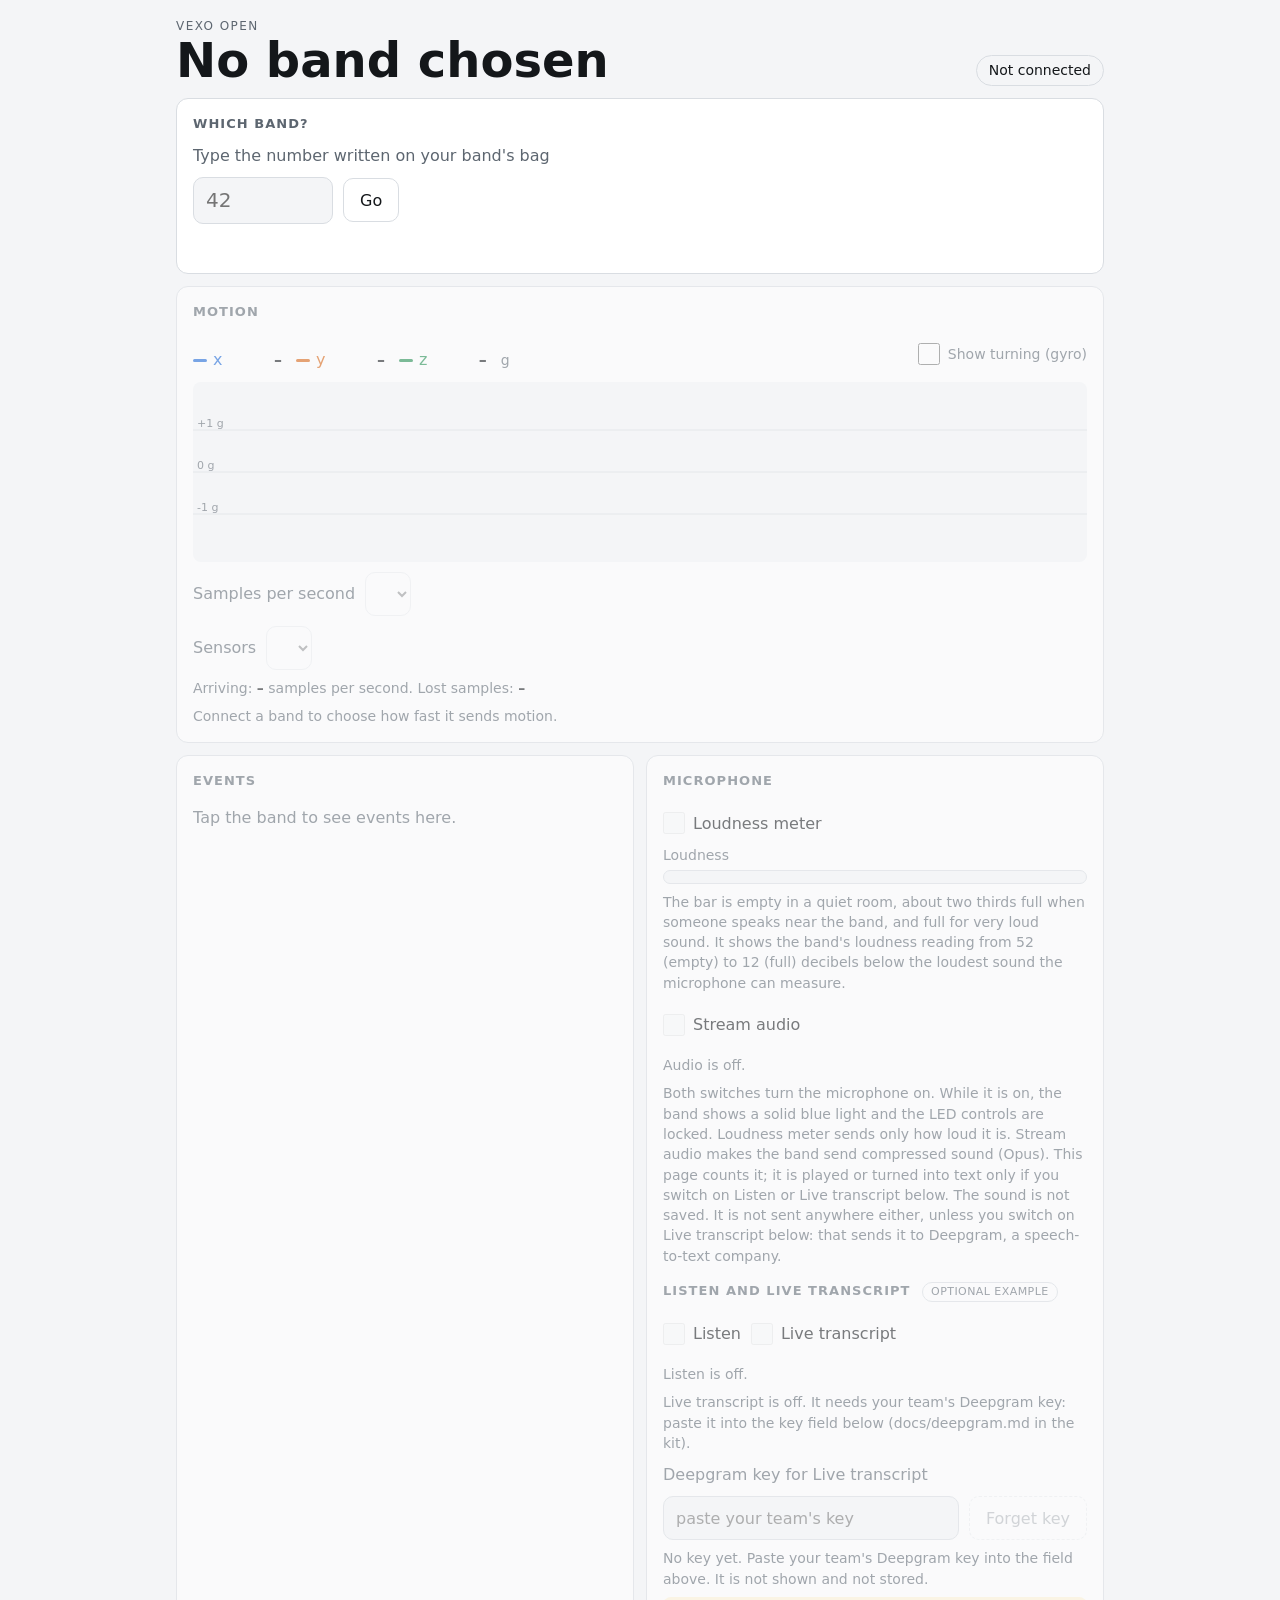
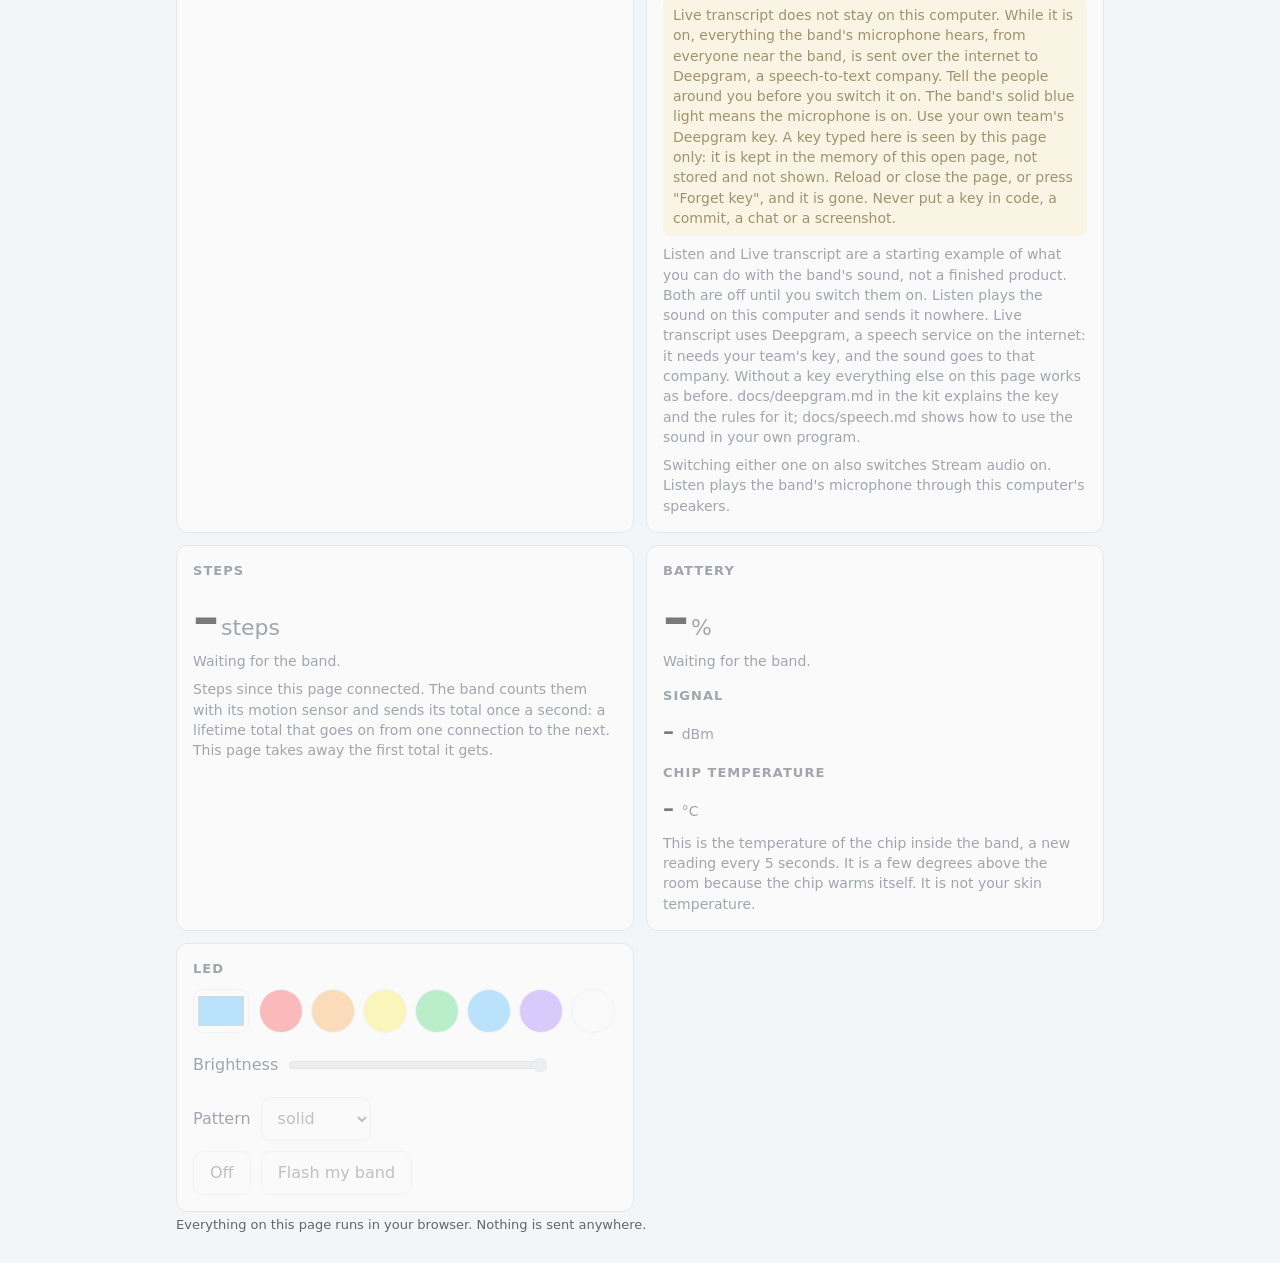
<file: vexo-open-kit/index.html>
<!doctype html>
<html lang="en">
<head>
<meta charset="utf-8">
<meta name="viewport" content="width=device-width, initial-scale=1">
<meta http-equiv="Content-Security-Policy" content="default-src 'self'">
<title>Vexo Open</title>
<script src="redirect.js"></script>
</head>
<body>
<p><a href="dashboard/index.html">Open the Vexo Open dashboard</a></p>
</body>
</html>
</file>
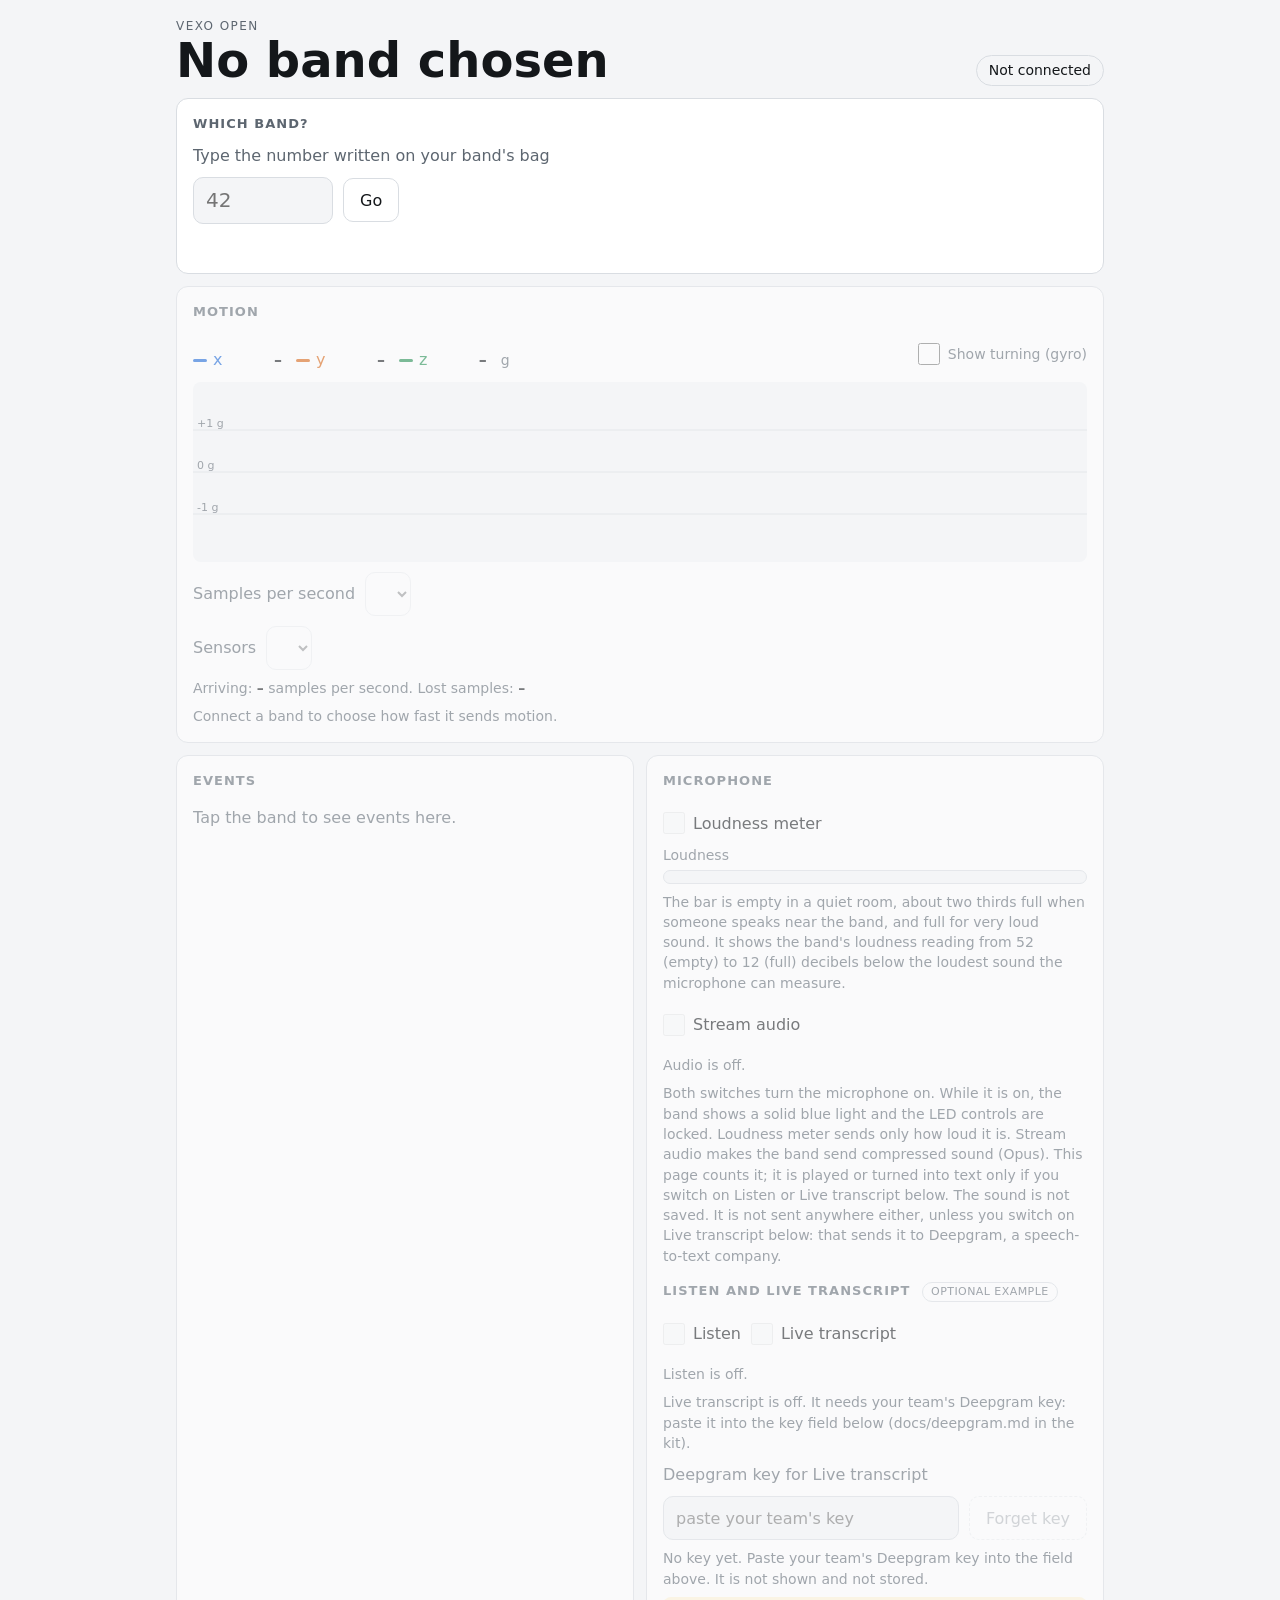
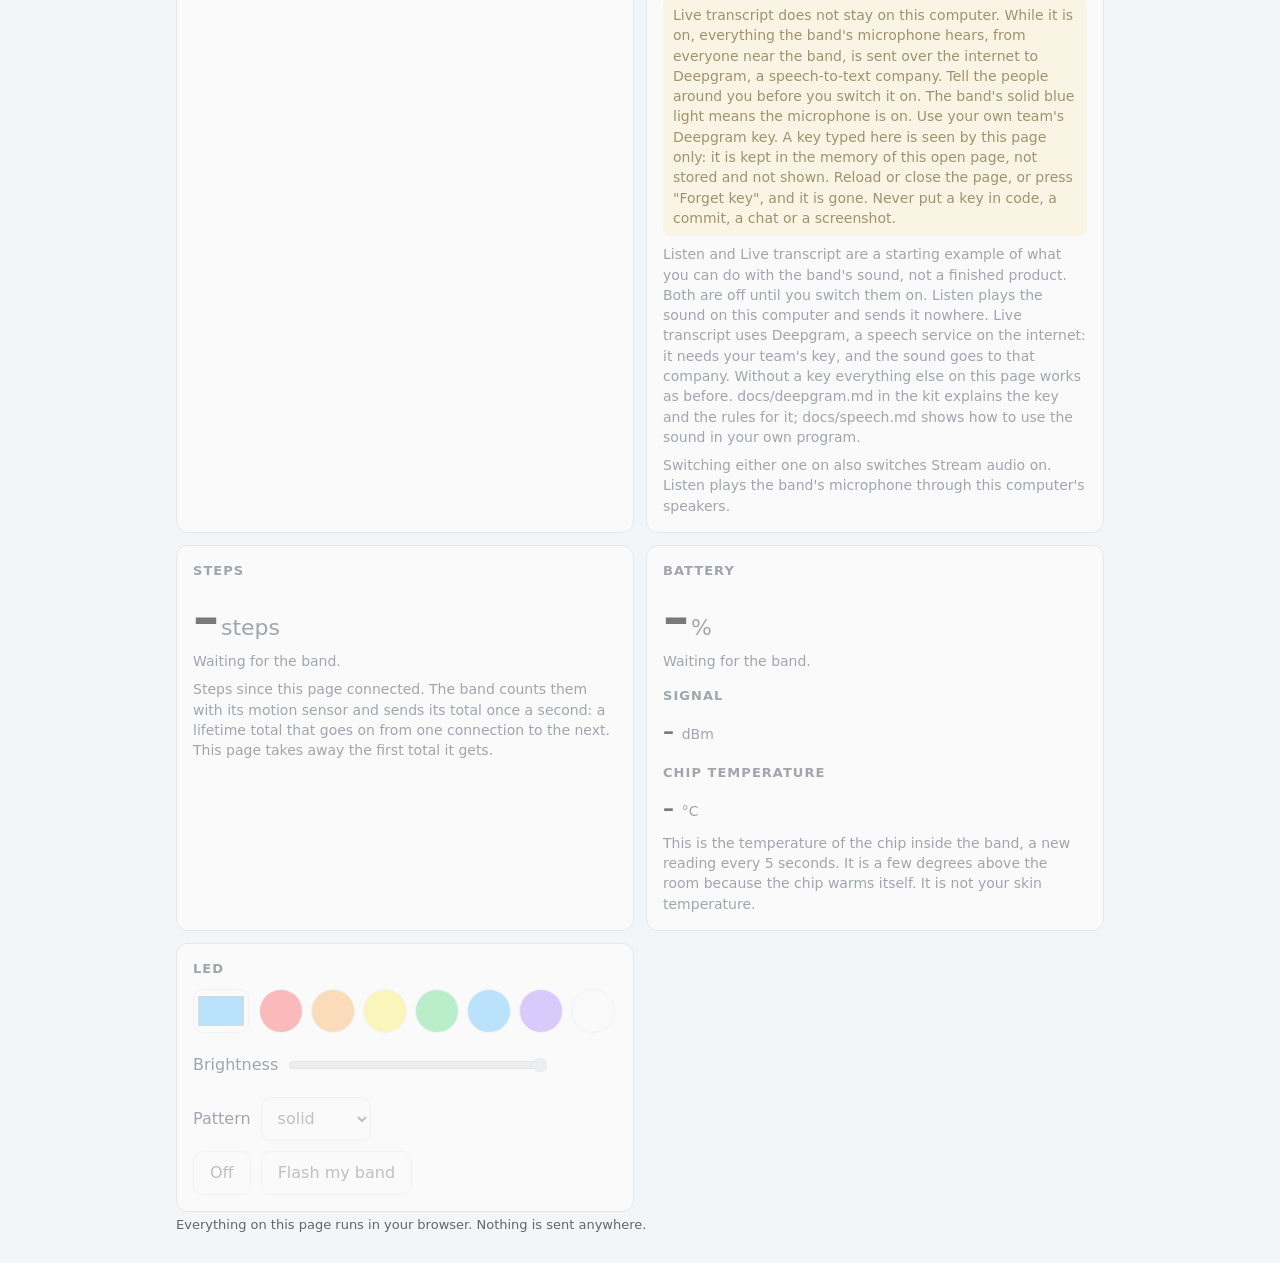
<file: vexo-open-kit/dashboard/index.html>
<!doctype html>
<html lang="en">
<head>
<meta charset="utf-8">
<meta http-equiv="Content-Security-Policy" content="default-src 'self'">
<meta name="viewport" content="width=device-width, initial-scale=1">
<meta name="color-scheme" content="light dark">
<title>Vexo Open dashboard</title>
<link rel="icon" href="icon.png">
<link rel="stylesheet" href="style.css">
</head>
<body>
<header class="top">
  <div>
    <div class="eyebrow">Vexo Open</div>
    <h1 id="band-name">No band chosen</h1>
  </div>
  <div id="status" class="status" data-state="idle" role="status" aria-live="polite">Not connected</div>
</header>

<main>
  <p id="needs-server" class="notice"><b>Nothing on this page works?</b> It was opened as a file (by double-click), so the browser blocks its program. Open it through the web server on your own computer: in a terminal, in your project folder (the folder that holds <b>vexo-open-kit</b>), run <code>python3 -m http.server 8000 --bind 127.0.0.1</code> (on Windows type <code>python</code>). Then type <code id="needs-server-address">localhost:8000/vexo-open-kit/dashboard/</code> (8000, or the port you started it with) in the address bar of Chrome or Edge.</p>
  <section id="pick" class="panel" hidden>
    <h2>Which band?</h2>
    <form id="pick-form">
      <label for="pick-number">Type the number written on your band's bag</label>
      <div class="row">
        <input id="pick-number" class="number" inputmode="numeric" pattern="[0-9]{1,3}" maxlength="3" placeholder="42" autocomplete="off" required>
        <button type="submit">Go</button>
      </div>
    </form>
    <p id="pick-message" class="message" data-kind="error" role="status" aria-live="polite"></p>
  </section>

  <section id="connect" class="panel">
    <div id="no-ble" class="notice" hidden></div>
    <ol id="connect-steps" class="steps">
      <li><b>Double-tap</b> your band to wake it up.</li>
      <li>Press <b>Connect</b> and pick <b id="step-name">your band</b> from the list.</li>
      <li>Watch the band <b>flash</b>.</li>
    </ol>
    <div class="row wrap">
      <button id="btn-ble" class="primary">Connect</button>
      <button id="btn-serial">Connect by USB cable</button>
      <button id="btn-sim" class="quiet">Try without a band</button>
      <button id="btn-cancel" hidden>Cancel</button>
      <button id="btn-disconnect" hidden>Disconnect</button>
      <button id="sim-drop" class="quiet" hidden>Lose the link</button>
    </div>
    <p id="serial-note" class="hint" hidden></p>
    <p id="usb-help" class="hint"><b>By USB cable:</b> the browser shows a list of every port on this computer, not only bands. Pick <b>Vexo Open band</b>. Its port is called <b>cu.usbmodem…</b> on a Mac, <b>COM</b> and a number on Windows (there the name can be "USB Serial Device"), <b>ttyACM…</b> on Linux. Not "Bluetooth-Incoming-Port" and not "debug-console". No band in the list? Try another cable: some only charge.</p>
    <p id="message" class="message" role="status" aria-live="polite"></p>
    <div id="taken" class="taken" hidden>
      <p id="taken-text" class="message" data-kind="error" role="status" aria-live="polite"></p>
      <button id="take-back">Take it back</button>
    </div>
  </section>

  <div id="panels" class="grid" data-live="false">
    <section class="panel wide">
      <h2>Motion</h2>
      <div class="legend">
        <span class="key x">x <b id="ax">–</b></span>
        <span class="key y">y <b id="ay">–</b></span>
        <span class="key z">z <b id="az">–</b></span>
        <span class="unit" id="motion-unit">g</span>
        <label class="check" for="gyro-toggle"><input type="checkbox" id="gyro-toggle"> Show turning (gyro)</label>
      </div>
      <canvas id="graph" height="180" role="img" aria-label="Live acceleration graph, x y and z"></canvas>
      <div class="row wrap">
        <label for="motion-rate">Samples per second</label>
        <select id="motion-rate" class="shrink" disabled></select>
      </div>
      <div class="row wrap">
        <label for="motion-sensors">Sensors</label>
        <select id="motion-sensors" class="shrink" disabled></select>
      </div>
      <p class="hint" id="motion-stats">Arriving: <b id="motion-measured">–</b> samples per second. Lost samples: <b id="motion-lost">–</b></p>
      <p id="motion-note" class="hint note" role="status" aria-live="polite"></p>
      <p class="hint" id="motion-hint">Connect a band to choose how fast it sends motion.</p>
    </section>

    <section class="panel">
      <h2>Events</h2>
      <ul id="events" class="events"><li class="empty">Tap the band to see events here.</li></ul>
      <div class="row wrap" id="sim-tools" hidden>
        <button id="sim-tap">Tap</button>
        <span class="hint inline">Taps the pretend band.</span>
        <button id="sim-take" class="quiet">Another program takes motion</button>
        <button id="sim-leave" class="quiet">That program ends</button>
        <span class="hint inline">A second program on the band's other link: watch what this page says.</span>
      </div>
    </section>

    <section class="panel">
      <h2>Microphone</h2>
      <p id="sim-mic-note" class="notice" hidden></p>
      <div class="row">
        <label class="check" for="meter-switch"><input type="checkbox" role="switch" id="meter-switch" disabled> Loudness meter</label>
      </div>
      <div class="meter-label" id="mic-label">Loudness</div>
      <div class="meter" aria-hidden="true"><div id="mic-bar"></div></div>
      <p class="hint" id="mic-note"></p>
      <div class="row">
        <label class="check" for="audio-switch"><input type="checkbox" role="switch" id="audio-switch" disabled> Stream audio</label>
      </div>
      <p class="hint" id="audio-stats" role="status" aria-live="polite">Audio is off.</p>
      <p class="hint">Both switches turn the microphone on. While it is on, the band shows a solid blue light and the LED controls are locked. Loudness meter sends only how loud it is. Stream audio makes the band send compressed sound (Opus). This page counts it; it is played or turned into text only if you switch on Listen or Live transcript below. The sound is not saved. It is not sent anywhere either, unless you switch on Live transcript below: that sends it to Deepgram, a speech-to-text company.</p>
      <!-- speech: start. Optional Listen and Live transcript; the code is in speech/ -->
      <h2 class="sub">Listen and live transcript <span class="tag">optional example</span></h2>
      <p id="speech-problem" class="notice" hidden></p>
      <div class="row wrap">
        <label class="check" for="listen-switch"><input type="checkbox" role="switch" id="listen-switch" disabled> Listen</label>
        <label class="check" for="transcript-switch"><input type="checkbox" role="switch" id="transcript-switch" disabled> Live transcript</label>
      </div>
      <p class="hint" id="listen-status" role="status" aria-live="polite">Listen is off.</p>
      <p class="hint" id="transcript-status" role="status" aria-live="polite">Live transcript is off.</p>
      <p id="speech-consent" class="notice sending" role="status" aria-live="polite" hidden></p>
      <div id="transcript" class="transcript" tabindex="0" role="log" aria-label="Live transcript" hidden><span id="transcript-empty" class="empty">The words appear here as people speak.</span><span id="transcript-final"></span><span id="transcript-live" class="live"></span></div>
      <div class="row wrap">
        <label for="speech-key">Deepgram key for Live transcript</label>
        <input type="password" id="speech-key" class="key" autocomplete="off" autocapitalize="off" spellcheck="false" maxlength="200" placeholder="paste your team's key">
        <button id="speech-key-forget" class="quiet" disabled>Forget key</button>
      </div>
      <p class="hint" id="speech-key-status" role="status" aria-live="polite"></p>
      <p class="hint note" id="speech-warning"></p>
      <p class="hint" id="speech-note"></p>
      <p class="hint">Switching either one on also switches Stream audio on. Listen plays the band's microphone through this computer's speakers.</p>
      <!-- speech: end -->
    </section>

    <section class="panel">
      <h2>Steps</h2>
      <div class="big"><span id="steps">–</span><small>steps</small></div>
      <p class="hint" id="steps-detail">Waiting for the band.</p>
      <p class="hint" id="steps-note"></p>
    </section>
    <section class="panel">
      <h2>Battery</h2>
      <div class="big"><span id="battery">–</span><small>%</small></div>
      <p class="hint" id="battery-detail">Waiting for the band.</p>
      <h2 class="sub">Signal</h2>
      <div class="readout"><span id="rssi">–</span> <small>dBm</small> <span id="signal-words" class="hint inline"></span></div>
      <h2 class="sub">Chip temperature</h2>
      <div class="readout"><span id="temperature">–</span> <small>°C</small></div>
      <p class="hint" id="temperature-note"></p>
    </section>

    <section class="panel">
      <h2>LED</h2>
      <div class="row wrap">
        <input type="color" id="led-colour" value="#00a0ff" aria-label="LED colour" disabled>
        <span id="swatches" class="swatches"></span>
      </div>
      <div class="row wrap">
        <label for="led-brightness">Brightness</label>
        <input type="range" id="led-brightness" min="5" max="100" step="5" value="100" disabled>
      </div>
      <div class="row wrap">
        <label for="led-pattern">Pattern</label>
        <select id="led-pattern" disabled></select>
      </div>
      <div class="row wrap">
        <button id="led-off" disabled>Off</button>
        <button id="identify" disabled>Flash my band</button>
      </div>
      <p id="led-note" class="hint note" role="status" aria-live="polite"></p>
      <div id="sim-led" class="sim-led" hidden><span id="sim-led-dot" data-pattern="off"></span> <span>pretend band's LED: <b id="sim-led-text">off</b></span></div>
    </section>
  </div>
</main>

<footer id="footer-note">
  Everything on this page runs in your browser. Nothing is sent anywhere.
</footer>
<script src="file-help.js"></script>
<script type="module" src="app.js"></script>
<noscript><p class="notice">This page needs JavaScript.</p></noscript>
</body>
</html>
</file>
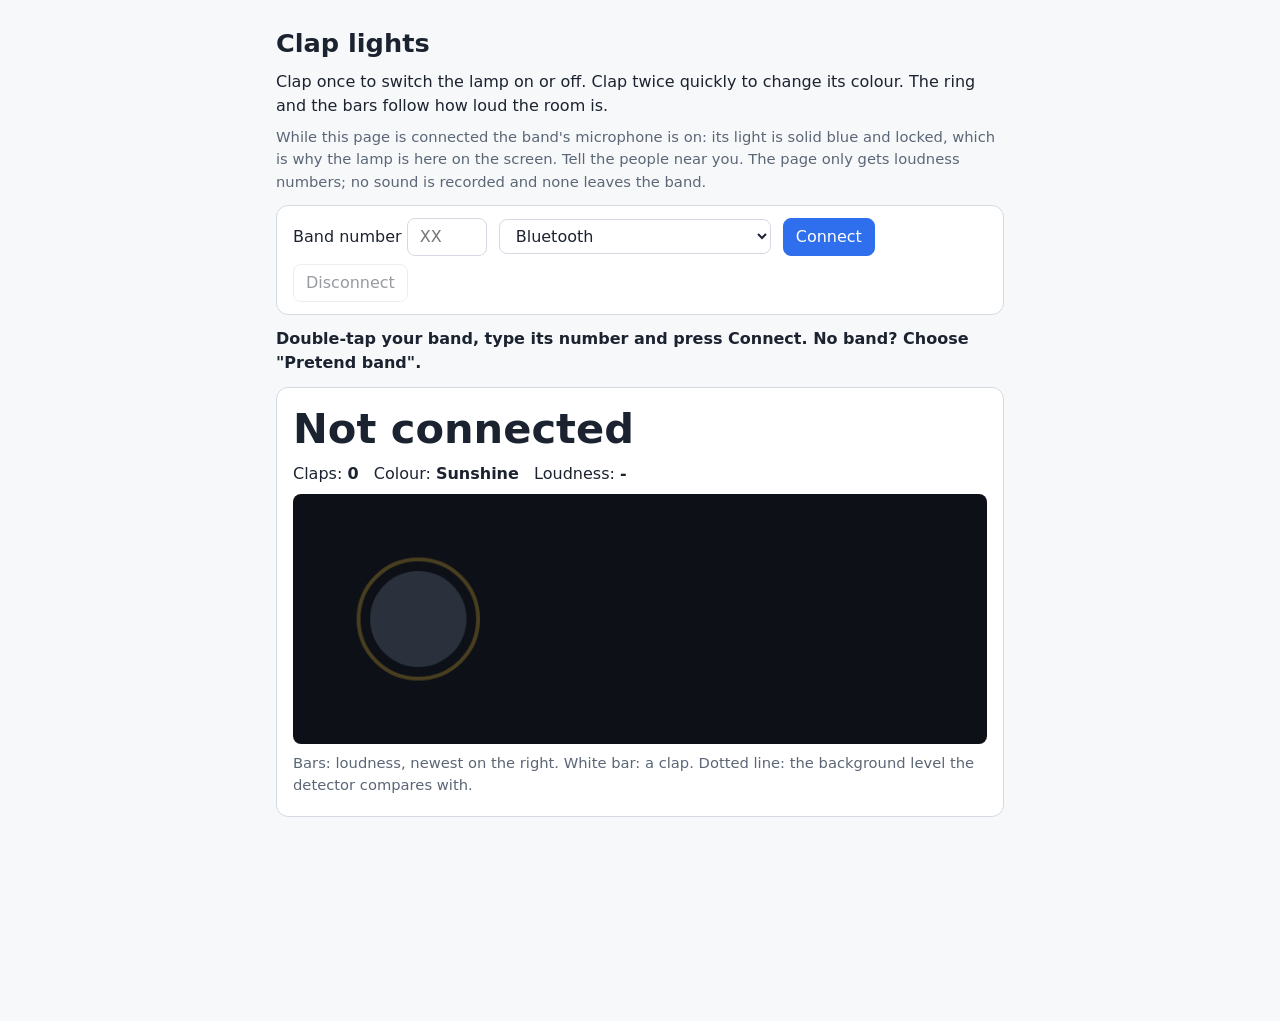
<file: vexo-open-kit/projects/clap-lights/index.html>
<!doctype html>
<html lang="en">
<head>
<meta charset="utf-8">
<meta name="viewport" content="width=device-width, initial-scale=1">
<meta http-equiv="Content-Security-Policy" content="default-src 'self'">
<title>Clap lights - Vexo Open project</title>
<link rel="icon" href="../shared/icon.png">
<link rel="stylesheet" href="../shared/style.css">
</head>
<body>
<h1>Clap lights</h1>
<p>Clap once to switch the lamp on or off. Clap twice quickly to change its colour. The ring and the bars follow
how loud the room is.</p>
<p class="soft">While this page is connected the band's microphone is on: its light is solid blue and locked, which is why the lamp is here on the screen.
Tell the people near you. The page only gets loudness numbers; no sound is recorded and none leaves the band.</p>
<div class="card row">
  <label>Band number <input id="number" inputmode="numeric" maxlength="13" placeholder="XX"></label>
  <select id="link" aria-label="How to connect">
    <option value="ble">Bluetooth</option>
    <option value="serial">USB cable</option>
    <option value="pretend">Pretend band (no hardware)</option>
  </select>
  <button id="connect">Connect</button>
  <button id="disconnect" disabled>Disconnect</button>
</div>
<p id="needs-server"><b>Connect does nothing?</b> This page was opened as a file (by double-click), so the browser blocks its program.
Open it through the web server on your own computer: in a terminal, in your project folder
(<code>my-project</code>, the folder that holds <code>vexo-open-kit</code>), run
<code>python3 -m http.server 8000 --bind 127.0.0.1</code> (on Windows type <code>python</code>),
then open <code>http://localhost:8000/vexo-open-kit/projects/clap-lights/</code>
(8000, or the port you started it with) in Chrome or Edge. Copied this page into your own folder? The
command is the same; open <code>http://localhost:8000/clap-lights/</code>.</p>
<p id="message" role="status">Double-tap your band, type its number and press Connect. No band? Choose "Pretend band".</p>
<div class="card row pretend-only" hidden>
  <span><span id="light"></span> The pretend band's light is <span id="light-text">off</span>.</span>
  <button id="pretend-clap" disabled>Clap</button>
  <button id="pretend-clap2" disabled>Clap twice</button>
  <button id="pretend-quiet" disabled>Quiet</button>
  <button id="pretend-talk" disabled>Talking</button>
  <button id="pretend-loud" disabled>Loud room</button>
  <button id="pretend-drop" disabled>Lose the link</button>
</div>
<div class="card">
  <p id="status" class="big">Not connected</p>
  <p>Claps: <strong id="claps">0</strong> &nbsp; Colour: <strong id="theme">Sunshine</strong> &nbsp; Loudness: <strong id="loud">-</strong></p>
  <canvas id="picture" width="720" height="260"></canvas>
  <p class="soft">Bars: loudness, newest on the right. White bar: a clap. Dotted line: the background level the detector compares with.</p>
</div>
<script type="module" src="lights.js"></script>
</body>
</html>
</file>
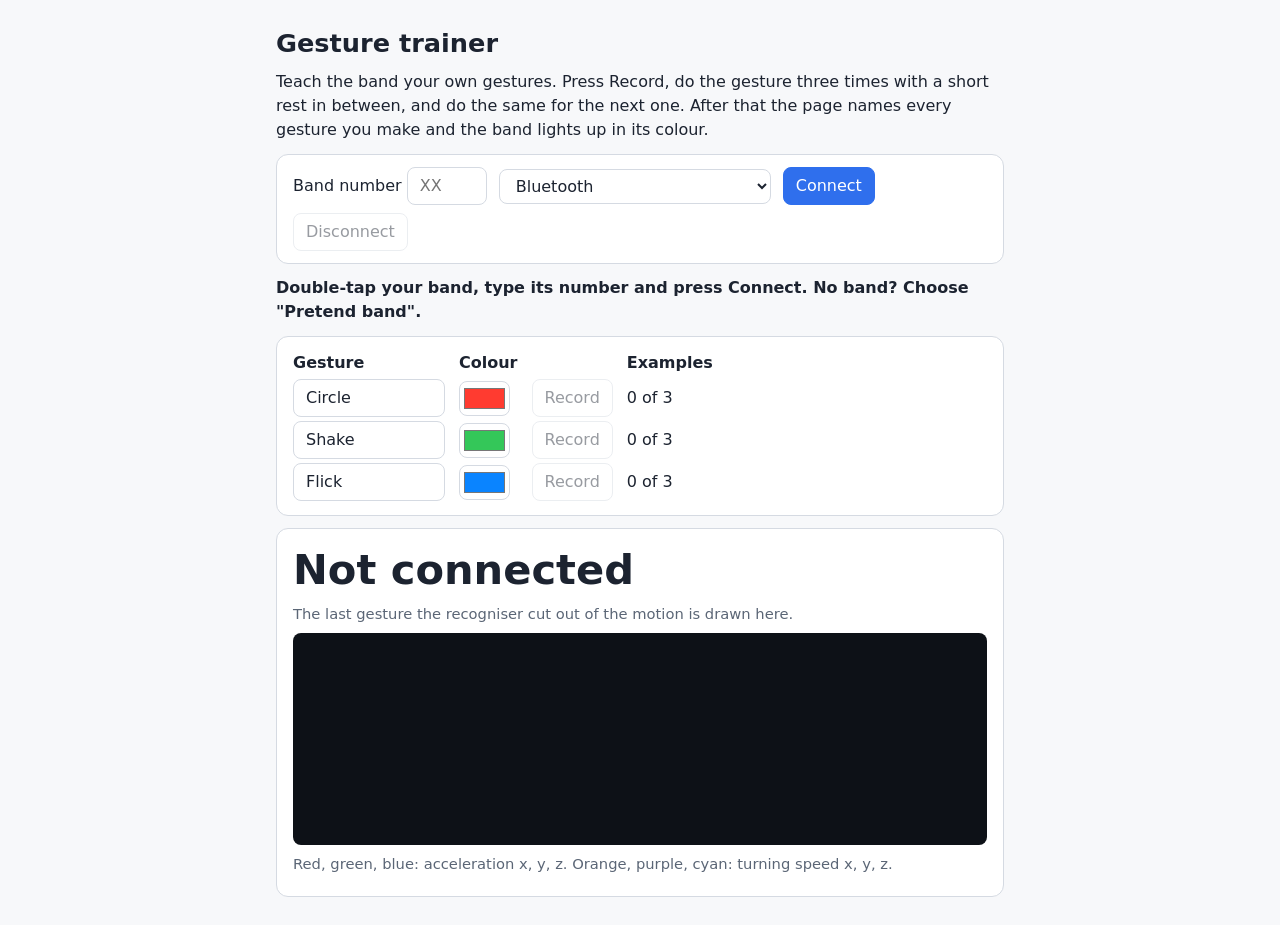
<file: vexo-open-kit/projects/gesture-trainer/index.html>
<!doctype html>
<html lang="en">
<head>
<meta charset="utf-8">
<meta name="viewport" content="width=device-width, initial-scale=1">
<meta http-equiv="Content-Security-Policy" content="default-src 'self'">
<title>Gesture trainer - Vexo Open project</title>
<link rel="icon" href="../shared/icon.png">
<link rel="stylesheet" href="../shared/style.css">
<link rel="stylesheet" href="style.css">
</head>
<body>
<h1>Gesture trainer</h1>
<p>Teach the band your own gestures. Press Record, do the gesture three times with a short rest in between, and
do the same for the next one. After that the page names every gesture you make and the band lights up in its colour.</p>
<div class="card row">
  <label>Band number <input id="number" inputmode="numeric" maxlength="13" placeholder="XX"></label>
  <select id="link" aria-label="How to connect">
    <option value="ble">Bluetooth</option>
    <option value="serial">USB cable</option>
    <option value="pretend">Pretend band (no hardware)</option>
  </select>
  <button id="connect">Connect</button>
  <button id="disconnect" disabled>Disconnect</button>
</div>
<p id="needs-server"><b>Connect does nothing?</b> This page was opened as a file (by double-click), so the browser blocks its program.
Open it through the web server on your own computer: in a terminal, in your project folder
(<code>my-project</code>, the folder that holds <code>vexo-open-kit</code>), run
<code>python3 -m http.server 8000 --bind 127.0.0.1</code> (on Windows type <code>python</code>),
then open <code>http://localhost:8000/vexo-open-kit/projects/gesture-trainer/</code>
(8000, or the port you started it with) in Chrome or Edge. Copied this page into your own folder? The
command is the same; open <code>http://localhost:8000/gesture-trainer/</code>.</p>
<p id="message" role="status">Double-tap your band, type its number and press Connect. No band? Choose "Pretend band".</p>
<div class="card row pretend-only" hidden>
  <span><span id="light"></span> The pretend band's light is <span id="light-text">off</span>.</span>
  <button id="pretend-circle" disabled>Circle</button>
  <button id="pretend-shake" disabled>Shake</button>
  <button id="pretend-flick" disabled>Flick</button>
  <button id="pretend-punch" disabled>Punch</button>
  <button id="pretend-drop" disabled>Lose the link</button>
</div>
<div class="card">
  <table>
    <tr><th>Gesture</th><th>Colour</th><th></th><th>Examples</th></tr>
    <tr><td><input id="name-0" value="Circle" maxlength="14" aria-label="Name of gesture 1"></td><td><input id="colour-0" type="color" value="#ff3b30" aria-label="Colour of gesture 1"></td><td><button id="record-0" disabled>Record</button></td><td id="count-0">0 of 3</td></tr>
    <tr><td><input id="name-1" value="Shake" maxlength="14" aria-label="Name of gesture 2"></td><td><input id="colour-1" type="color" value="#34c759" aria-label="Colour of gesture 2"></td><td><button id="record-1" disabled>Record</button></td><td id="count-1">0 of 3</td></tr>
    <tr><td><input id="name-2" value="Flick" maxlength="14" aria-label="Name of gesture 3"></td><td><input id="colour-2" type="color" value="#0a84ff" aria-label="Colour of gesture 3"></td><td><button id="record-2" disabled>Record</button></td><td id="count-2">0 of 3</td></tr>
  </table>
</div>
<div class="card">
  <p id="status" class="big">Not connected</p>
  <p id="detail" class="soft">The last gesture the recogniser cut out of the motion is drawn here.</p>
  <canvas id="picture" width="720" height="220"></canvas>
  <p class="soft">Red, green, blue: acceleration x, y, z. Orange, purple, cyan: turning speed x, y, z.</p>
</div>
<script type="module" src="trainer.js"></script>
</body>
</html>
</file>
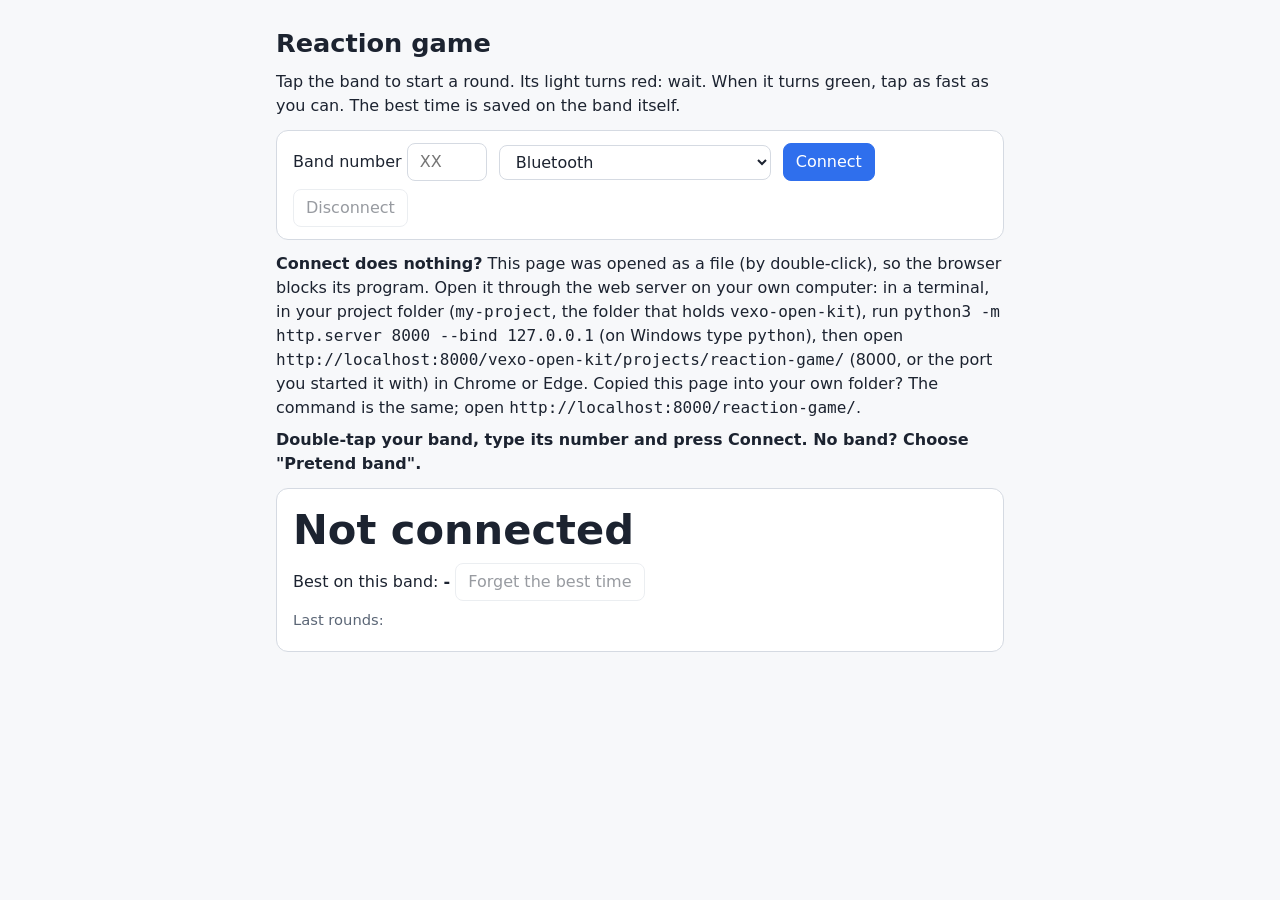
<file: vexo-open-kit/projects/reaction-game/index.html>
<!doctype html>
<html lang="en">
<head>
<meta charset="utf-8">
<meta name="viewport" content="width=device-width, initial-scale=1">
<meta http-equiv="Content-Security-Policy" content="default-src 'self'">
<title>Reaction game - Vexo Open project</title>
<link rel="icon" href="../shared/icon.png">
<link rel="stylesheet" href="../shared/style.css">
</head>
<body>
<h1>Reaction game</h1>
<p>Tap the band to start a round. Its light turns red: wait. When it turns green, tap as fast as you can.
The best time is saved on the band itself.</p>
<div class="card row">
  <label>Band number <input id="number" inputmode="numeric" maxlength="13" placeholder="XX"></label>
  <select id="link" aria-label="How to connect">
    <option value="ble">Bluetooth</option>
    <option value="serial">USB cable</option>
    <option value="pretend">Pretend band (no hardware)</option>
  </select>
  <button id="connect">Connect</button>
  <button id="disconnect" disabled>Disconnect</button>
</div>
<p id="needs-server"><b>Connect does nothing?</b> This page was opened as a file (by double-click), so the browser blocks its program.
Open it through the web server on your own computer: in a terminal, in your project folder
(<code>my-project</code>, the folder that holds <code>vexo-open-kit</code>), run
<code>python3 -m http.server 8000 --bind 127.0.0.1</code> (on Windows type <code>python</code>),
then open <code>http://localhost:8000/vexo-open-kit/projects/reaction-game/</code>
(8000, or the port you started it with) in Chrome or Edge. Copied this page into your own folder? The
command is the same; open <code>http://localhost:8000/reaction-game/</code>.</p>
<p id="message" role="status">Double-tap your band, type its number and press Connect. No band? Choose "Pretend band".</p>
<div class="card row pretend-only" hidden>
  <span><span id="light"></span> The pretend band's light is <span id="light-text">off</span>.</span>
  <button id="pretend-tap" disabled>Tap the pretend band</button>
  <button id="pretend-drop" disabled>Lose the link</button>
</div>
<div class="card">
  <p id="status" class="big">Not connected</p>
  <p>Best on this band: <strong id="best">-</strong> <button id="forget" disabled>Forget the best time</button></p>
  <p class="soft">Last rounds:</p>
  <ol id="rounds"></ol>
</div>
<script type="module" src="game.js"></script>
</body>
</html>
</file>
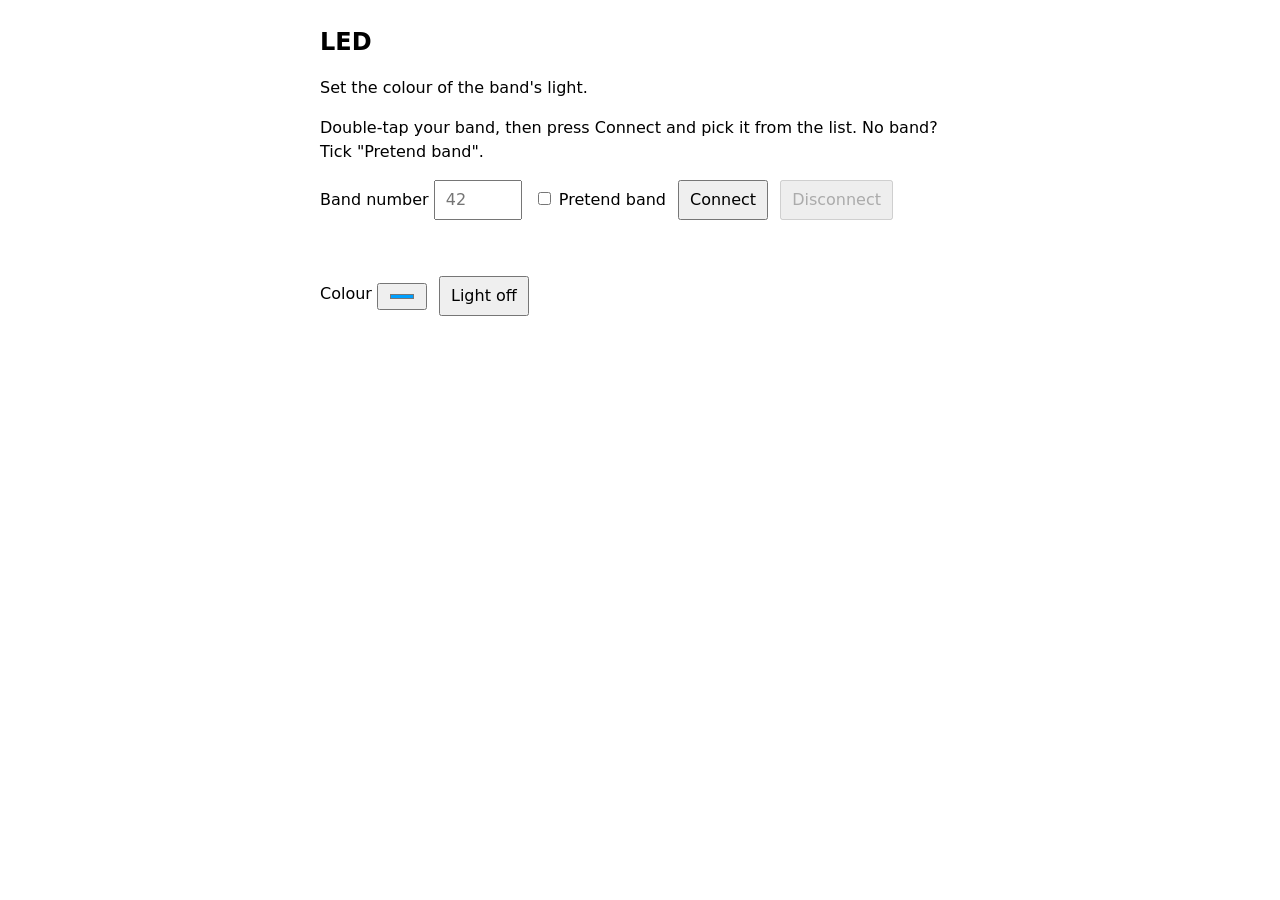
<file: vexo-open-kit/examples/web/led.html>
<!doctype html>
<html lang="en">
<head>
<meta charset="utf-8">
<meta name="viewport" content="width=device-width, initial-scale=1">
<meta http-equiv="Content-Security-Policy" content="default-src 'self'">
<title>LED - Vexo Open example</title>
<link rel="icon" href="../../dashboard/icon.png">
<link rel="stylesheet" href="style.css">
</head>
<body>
<h1>LED</h1>
<p>Set the colour of the band's light.</p>
<p>Double-tap your band, then press Connect and pick it from the list.
No band? Tick "Pretend band".</p>
<p class="row">
  <label>Band number <input id="number" inputmode="numeric" maxlength="3" placeholder="42"></label>
  <label><input id="pretend" type="checkbox"> Pretend band</label>
  <button id="connect">Connect</button>
  <button id="disconnect" disabled>Disconnect</button>
</p>
<p id="message" role="status"></p>
<p id="needs-server"><b>Connect does nothing?</b> This page was opened as a file (by double-click), so the browser blocks its program.
Open it through the web server on your own computer: in a terminal, in your project folder
(the folder that holds <code>vexo-open-kit</code>), run
<code>python3 -m http.server 8000 --bind 127.0.0.1</code> (on Windows type <code>python</code>),
then open <code>http://localhost:8000/vexo-open-kit/examples/web/led.html</code>
(8000, or the port you started it with) in Chrome or Edge.</p>
<p id="light-row" hidden><span id="light"></span> The pretend band's light is <span id="light-text">off</span>.</p>
<p class="row">
  <label>Colour <input id="colour" type="color" value="#00a0ff"></label>
  <button id="off">Light off</button>
</p>
<script type="module" src="led.js"></script>
</body>
</html>
</file>
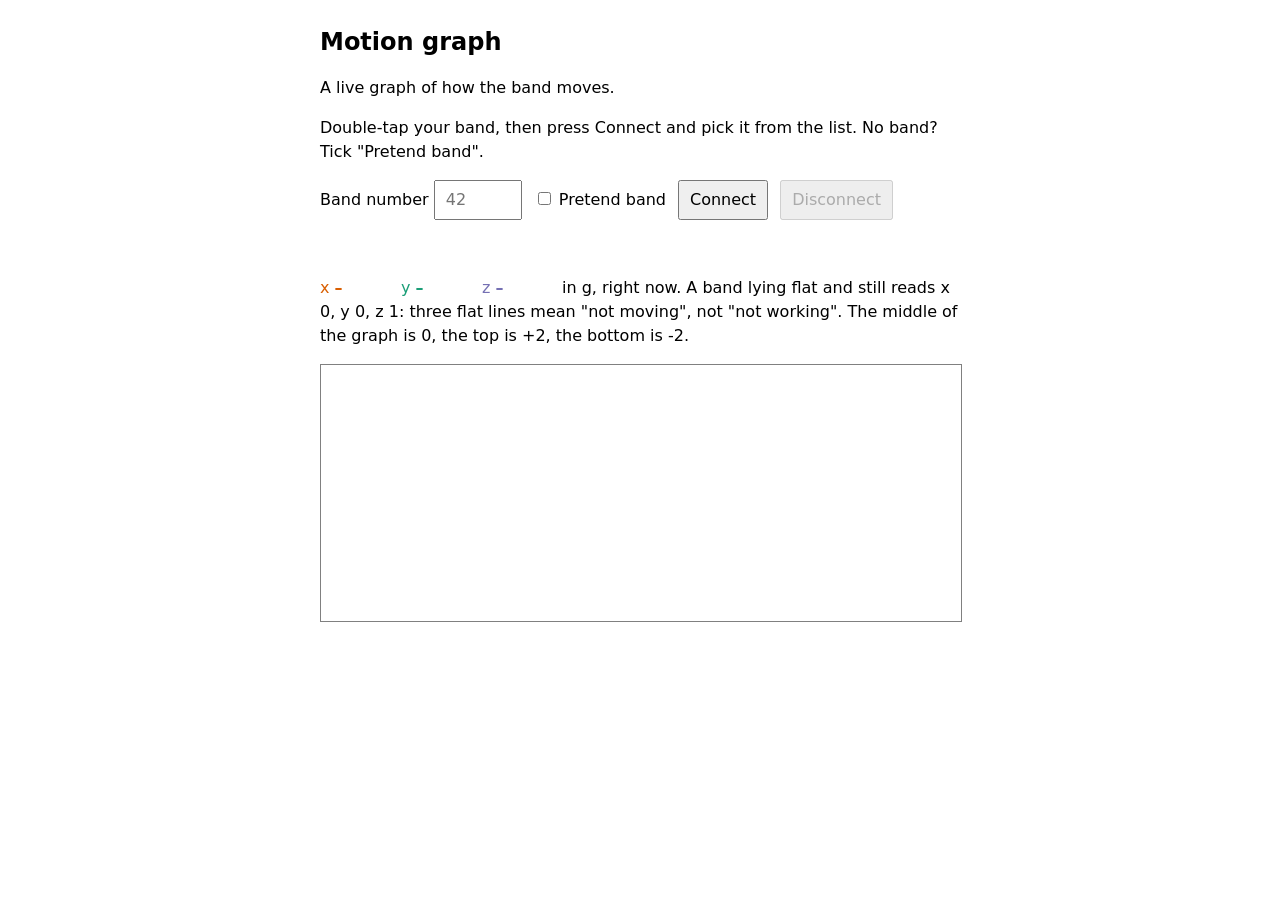
<file: vexo-open-kit/examples/web/motion-graph.html>
<!doctype html>
<html lang="en">
<head>
<meta charset="utf-8">
<meta name="viewport" content="width=device-width, initial-scale=1">
<meta http-equiv="Content-Security-Policy" content="default-src 'self'">
<title>Motion graph - Vexo Open example</title>
<link rel="icon" href="../../dashboard/icon.png">
<link rel="stylesheet" href="style.css">
</head>
<body>
<h1>Motion graph</h1>
<p>A live graph of how the band moves.</p>
<p>Double-tap your band, then press Connect and pick it from the list.
No band? Tick "Pretend band".</p>
<p class="row">
  <label>Band number <input id="number" inputmode="numeric" maxlength="3" placeholder="42"></label>
  <label><input id="pretend" type="checkbox"> Pretend band</label>
  <button id="connect">Connect</button>
  <button id="disconnect" disabled>Disconnect</button>
</p>
<p id="message" role="status"></p>
<p id="needs-server"><b>Connect does nothing?</b> This page was opened as a file (by double-click), so the browser blocks its program.
Open it through the web server on your own computer: in a terminal, in your project folder
(the folder that holds <code>vexo-open-kit</code>), run
<code>python3 -m http.server 8000 --bind 127.0.0.1</code> (on Windows type <code>python</code>),
then open <code>http://localhost:8000/vexo-open-kit/examples/web/motion-graph.html</code>
(8000, or the port you started it with) in Chrome or Edge.</p>
<p id="light-row" hidden><span id="light"></span> The pretend band's light is <span id="light-text">off</span>.</p>
<p><span class="x">x <b id="ax">–</b></span> &nbsp; <span class="y">y <b id="ay">–</b></span> &nbsp; <span class="z">z <b id="az">–</b></span> &nbsp; in g, right now.
A band lying flat and still reads x 0, y 0, z 1: three flat lines mean "not moving", not "not working".
The middle of the graph is 0, the top is +2, the bottom is -2.</p>
<canvas id="graph" width="600" height="240"></canvas>
<script type="module" src="motion-graph.js"></script>
</body>
</html>
</file>
<file: vexo-open-kit/dashboard/style.css>
:root {
  --bg: #f4f5f7; --panel: #fff; --text: #14171a; --muted: #5d6670; --line: #d9dde2;
  --accent: #1463d8; --accent-text: #fff; --warn-bg: #fff4d6; --warn-text: #5c4300; --ok: #1a8a4a; --bad: #c0362c;
  --x: #1463d8; --y: #d9600a; --z: #1a8a4a;
}
@media (prefers-color-scheme: dark) {
  :root {
    --bg: #111418; --panel: #1b2026; --text: #eef1f4; --muted: #9aa5b0; --line: #313840;
    --accent: #5aa2ff; --accent-text: #0b1420; --warn-bg: #3d3210; --warn-text: #ffe9a8; --ok: #4cc47f; --bad: #ff7b70;
    --x: #5aa2ff; --y: #ff9a4d; --z: #4cc47f;
  }
}
* { box-sizing: border-box; }
html { -webkit-text-size-adjust: 100%; }
body { margin: 0; background: var(--bg); color: var(--text);
  font: 16px/1.45 system-ui, -apple-system, "Segoe UI", Roboto, Helvetica, Arial, sans-serif; }
.top, main, footer { max-width: 960px; margin: 0 auto; padding: 0 16px; }
.top { display: flex; align-items: flex-end; justify-content: space-between; gap: 12px; flex-wrap: wrap; padding-top: 18px; padding-bottom: 12px; }
.eyebrow { font-size: 12px; letter-spacing: .12em; text-transform: uppercase; color: var(--muted); }
h1 { margin: 0; font-size: clamp(30px, 9vw, 48px); line-height: 1.05; font-variant-numeric: tabular-nums; }
h2 { margin: 0 0 10px; font-size: 13px; letter-spacing: .08em; text-transform: uppercase; color: var(--muted); font-weight: 600; }
.status { padding: 4px 12px; border-radius: 999px; border: 1px solid var(--line); font-size: 14px; white-space: nowrap; }
.status[data-state="connected"] { border-color: var(--ok); color: var(--ok); font-weight: 600; }
.status[data-state="busy"] { color: var(--accent); border-color: var(--accent); }
.panel { background: var(--panel); border: 1px solid var(--line); border-radius: 12px; padding: 16px; margin-bottom: 12px; min-width: 0; }
.grid { display: grid; grid-template-columns: 1fr; gap: 12px; }
.grid .panel { margin: 0; }
.grid[data-live="false"] .panel { opacity: .55; }
@media (min-width: 640px) { .grid { grid-template-columns: 1fr 1fr; } .grid .wide { grid-column: 1 / -1; } }
.row { display: flex; gap: 10px; align-items: center; margin: 10px 0 0; }
.row.wrap { flex-wrap: wrap; }
button, input, select { font: inherit; color: inherit; }
button { min-height: 44px; padding: 8px 16px; border-radius: 10px; border: 1px solid var(--line); background: var(--panel); cursor: pointer; }
button.primary { background: var(--accent); color: var(--accent-text); border-color: var(--accent); font-weight: 700; font-size: 18px; padding: 10px 28px; }
button.quiet { border-style: dashed; color: var(--muted); }
button:disabled { opacity: .45; cursor: not-allowed; }
button:focus-visible, input:focus-visible, select:focus-visible { outline: 3px solid var(--accent); outline-offset: 2px; }
input.number { min-height: 44px; padding: 8px 12px; border-radius: 10px; border: 1px solid var(--line); background: var(--bg); width: 7em; font-size: 20px; }
input[type="color"] { width: 56px; height: 44px; padding: 2px; border: 1px solid var(--line); border-radius: 10px; background: var(--panel); }
label { display: block; color: var(--muted); }
label.check { display: inline-flex; align-items: center; gap: 8px; min-height: 44px; color: var(--text); cursor: pointer; }
input[type="checkbox"] { width: 22px; height: 22px; margin: 0; accent-color: var(--accent); }
input[type="range"] { flex: 1; min-width: 120px; max-width: 260px; min-height: 44px; margin: 0; accent-color: var(--accent); }
select { min-height: 44px; padding: 8px 12px; border-radius: 10px; border: 1px solid var(--line); background: var(--panel); }
input:disabled, select:disabled { opacity: .45; cursor: not-allowed; }
.steps { margin: 0; padding-left: 1.3em; }
.steps li { margin: 2px 0; }
.notice { background: var(--warn-bg); color: var(--warn-text); border-radius: 10px; padding: 12px 14px; margin-bottom: 12px; font-weight: 500; }
/* The "opened as a file" help. A page opened by double-click cannot start its program, so no
   script can say what is wrong: the help is plain text in the page. It takes no room at
   first and shows up after one second, unless the program has started by then (app.js hides it). */
#needs-server { height: 0; margin: 0; padding: 0; overflow: hidden; animation: show-help 0s 1s forwards; }
#needs-server code { font-weight: 700; overflow-wrap: anywhere; }
@keyframes show-help { to { height: auto; margin-bottom: 12px; padding: 12px 14px; } }
.message { margin: 10px 0 0; min-height: 1.45em; }
.message[data-kind="error"] { color: var(--bad); font-weight: 600; }
.taken { margin-top: 10px; }
.taken .message { margin: 0 0 8px; }
.hint { margin: 8px 0 0; color: var(--muted); font-size: 14px; }
.hint.inline { margin: 0; }
.hint.note { color: var(--warn-text); background: var(--warn-bg); border-radius: 8px; padding: 8px 10px; }
.hint.note:empty { display: none; }
h2.sub { margin-top: 16px; }
.readout { font-size: 22px; font-weight: 700; font-variant-numeric: tabular-nums; }
.readout small { font-size: 14px; font-weight: 500; color: var(--muted); }
.readout .hint { font-weight: 400; margin-left: 6px; }
.legend { display: flex; gap: 14px; align-items: baseline; font-variant-numeric: tabular-nums; margin-bottom: 6px; flex-wrap: wrap; }
.key b { display: inline-block; min-width: 3.4em; text-align: right; color: var(--text); }
.key.x { color: var(--x); } .key.y { color: var(--y); } .key.z { color: var(--z); }
.key::before { content: ""; display: inline-block; width: 14px; height: 3px; background: currentColor; vertical-align: middle; margin-right: 6px; border-radius: 2px; }
.unit { color: var(--muted); font-size: 14px; }
.legend .check { margin-left: auto; font-size: 14px; color: var(--muted); }
canvas { display: block; width: 100%; height: 180px; border-radius: 8px; background: var(--bg); }
select.shrink { flex: 0 1 auto; min-width: 0; max-width: 100%; }
#motion-stats b { color: var(--text); font-variant-numeric: tabular-nums; }
.events { list-style: none; margin: 0; padding: 0; max-height: 170px; overflow: auto; font-variant-numeric: tabular-nums; }
.events li { display: flex; justify-content: space-between; gap: 8px; padding: 5px 0; border-bottom: 1px solid var(--line); }
.events li:last-child { border-bottom: 0; }
.events time, .events .empty { color: var(--muted); }
.meter { height: 14px; background: var(--bg); border-radius: 7px; overflow: hidden; border: 1px solid var(--line); }
.meter-label { color: var(--muted); font-size: 14px; margin-bottom: 4px; }
#mic-bar { height: 100%; background: var(--accent); transform: scaleX(0); transform-origin: left; transition: transform .1s linear; }
.big { font-size: 52px; font-weight: 700; line-height: 1; font-variant-numeric: tabular-nums; }
.big small { font-size: 22px; font-weight: 500; color: var(--muted); margin-left: 2px; }
.swatches { display: inline-flex; gap: 8px; flex-wrap: wrap; }
.swatches button { width: 44px; min-height: 44px; padding: 0; border-radius: 50%; }
.sim-led { display: flex; align-items: center; gap: 8px; margin-top: 12px; color: var(--muted); font-size: 14px; }
#sim-led-dot { flex: none; width: 22px; height: 22px; border-radius: 50%; border: 1px solid var(--line); background: #000; }
#sim-led-dot[data-pattern="blink"] { animation: led-blink 1s steps(1, end) infinite; }
#sim-led-dot[data-pattern="breathe"] { animation: led-breathe 1s ease-in-out infinite; }
#sim-led-dot[data-pattern="flash"] { animation: led-flash 1s steps(1, end) infinite; }
#sim-led-dot[data-pattern="rainbow"] { animation: led-rainbow 1s linear infinite; }
@keyframes led-blink { 50% { background: #000; } }
@keyframes led-breathe { 50% { opacity: .15; } }
@keyframes led-flash { 15% { background: #000; } }
@keyframes led-rainbow { 0%, 100% { background: #f00; } 17% { background: #ff0; } 33% { background: #0f0; } 50% { background: #0ff; } 67% { background: #00f; } 83% { background: #f0f; } }
@media (prefers-reduced-motion: reduce) { #sim-led-dot { animation: none !important; } #mic-bar { transition: none; } }
footer { color: var(--muted); font-size: 13px; padding-top: 4px; padding-bottom: 28px; }
[hidden] { display: none !important; }
/* ---- speech: Listen and Live transcript (optional example in the Microphone panel) */
.tag { display: inline-block; margin-left: 6px; padding: 1px 8px; border: 1px solid var(--line); border-radius: 999px; font-size: 11px; letter-spacing: .04em; font-weight: 500; }
.progress { display: block; width: 100%; height: 10px; margin-top: 8px; accent-color: var(--accent); }
.transcript { margin-top: 8px; padding: 10px 12px; min-height: 4.4em; max-height: 220px; overflow: auto; border: 1px solid var(--line); border-radius: 8px; background: var(--bg); overflow-wrap: anywhere; }
.transcript:focus-visible { outline: 3px solid var(--accent); outline-offset: 2px; }
.transcript .live, .transcript .empty { color: var(--muted); }
.transcript .live { font-style: italic; }
input.key { min-height: 44px; padding: 8px 12px; border-radius: 10px; border: 1px solid var(--line); background: var(--bg); flex: 1 1 12em; min-width: 0; max-width: 24em; }
.notice.sending { margin: 10px 0 0; border: 2px solid var(--warn-text); }
</file>
<file: vexo-open-kit/projects/shared/style.css>
/* One style sheet for every project page. Plain CSS, nothing to build. */
:root { color-scheme: light dark; --ink: #1c2330; --paper: #f7f8fa; --card: #ffffff; --line: #d5dae2; --accent: #2f6fed; --soft: #5b6676; }
@media (prefers-color-scheme: dark) {
  :root { --ink: #e8ecf2; --paper: #12161d; --card: #1b212b; --line: #333c4a; --accent: #7aa5ff; --soft: #9aa5b5; }
}
* { box-sizing: border-box; }
body { margin: 0 auto; padding: 16px; max-width: 760px; font: 16px/1.5 system-ui, sans-serif; color: var(--ink); background: var(--paper); }
h1 { margin: 8px 0 4px; font-size: 1.6rem; }
p { margin: 8px 0; }
.soft { color: var(--soft); font-size: 0.92rem; }
.row { display: flex; flex-wrap: wrap; gap: 8px 12px; align-items: center; }
.card { background: var(--card); border: 1px solid var(--line); border-radius: 12px; padding: 12px 16px; margin: 12px 0; }
button, select, input { font: inherit; color: inherit; padding: 6px 12px; border: 1px solid var(--line); border-radius: 8px; background: var(--card); }
button { cursor: pointer; }
button:hover:not(:disabled) { border-color: var(--accent); }
button:disabled { opacity: 0.45; cursor: default; }
#connect { background: var(--accent); border-color: var(--accent); color: #fff; }
#number { width: 5em; }
#message { min-height: 1.5em; font-weight: 600; }
#light { display: inline-block; width: 18px; height: 18px; border-radius: 50%; border: 1px solid var(--line); vertical-align: -3px; background: #000; }
.pretend-only { border-style: dashed; }
.big { font-size: 2.6rem; font-weight: 700; line-height: 1.2; margin: 4px 0; font-variant-numeric: tabular-nums; }
canvas { display: block; width: 100%; height: auto; border-radius: 8px; background: #0d1117; }
table { border-collapse: collapse; }
td, th { padding: 2px 14px 2px 0; text-align: left; }
ol, ul { margin: 4px 0; padding-left: 1.4em; }
[hidden] { display: none !important; }
</file>
<file: vexo-open-kit/projects/gesture-trainer/style.css>
/* Only for this page: the colour pickers need a real size, and the name boxes stay narrow. */
input[type="color"] { width: 3.2em; height: 2.2em; padding: 2px; cursor: pointer; }
td input:not([type="color"]) { width: 9.5em; }
</file>
<file: vexo-open-kit/examples/web/style.css>
/* One small style sheet for all example pages. */
:root { color-scheme: light dark; }
body { font: 16px/1.5 system-ui, sans-serif; max-width: 640px; margin: 24px auto; padding: 0 16px; }
h1 { font-size: 24px; margin: 0 0 8px; }
.row { display: flex; flex-wrap: wrap; gap: 12px; align-items: center; }
input, button { font: inherit; padding: 6px 10px; }
#number { width: 4em; }
#message { min-height: 1.5em; font-weight: 600; }
/* The "opened as a file" help. It shows up after one second, unless the page's program has
   started by then: kit.js hides it. A page opened by double-click cannot start its program. */
#needs-server { visibility: hidden; animation: show-help 0s 1s forwards; border: 2px solid #c62828; border-radius: 6px; padding: 8px 12px; }
#needs-server[hidden] { display: none; }
@keyframes show-help { to { visibility: visible; } }
#light { display: inline-block; width: 20px; height: 20px; border-radius: 50%; border: 1px solid gray; vertical-align: middle; }
canvas { width: 100%; height: auto; border: 1px solid gray; }
pre { min-height: 6em; }
.x b, .y b, .z b { display: inline-block; min-width: 3.2em; font-variant-numeric: tabular-nums; }
.x { color: #d95f02; }
.y { color: #1b9e77; }
.z { color: #7570b3; }
</file>
